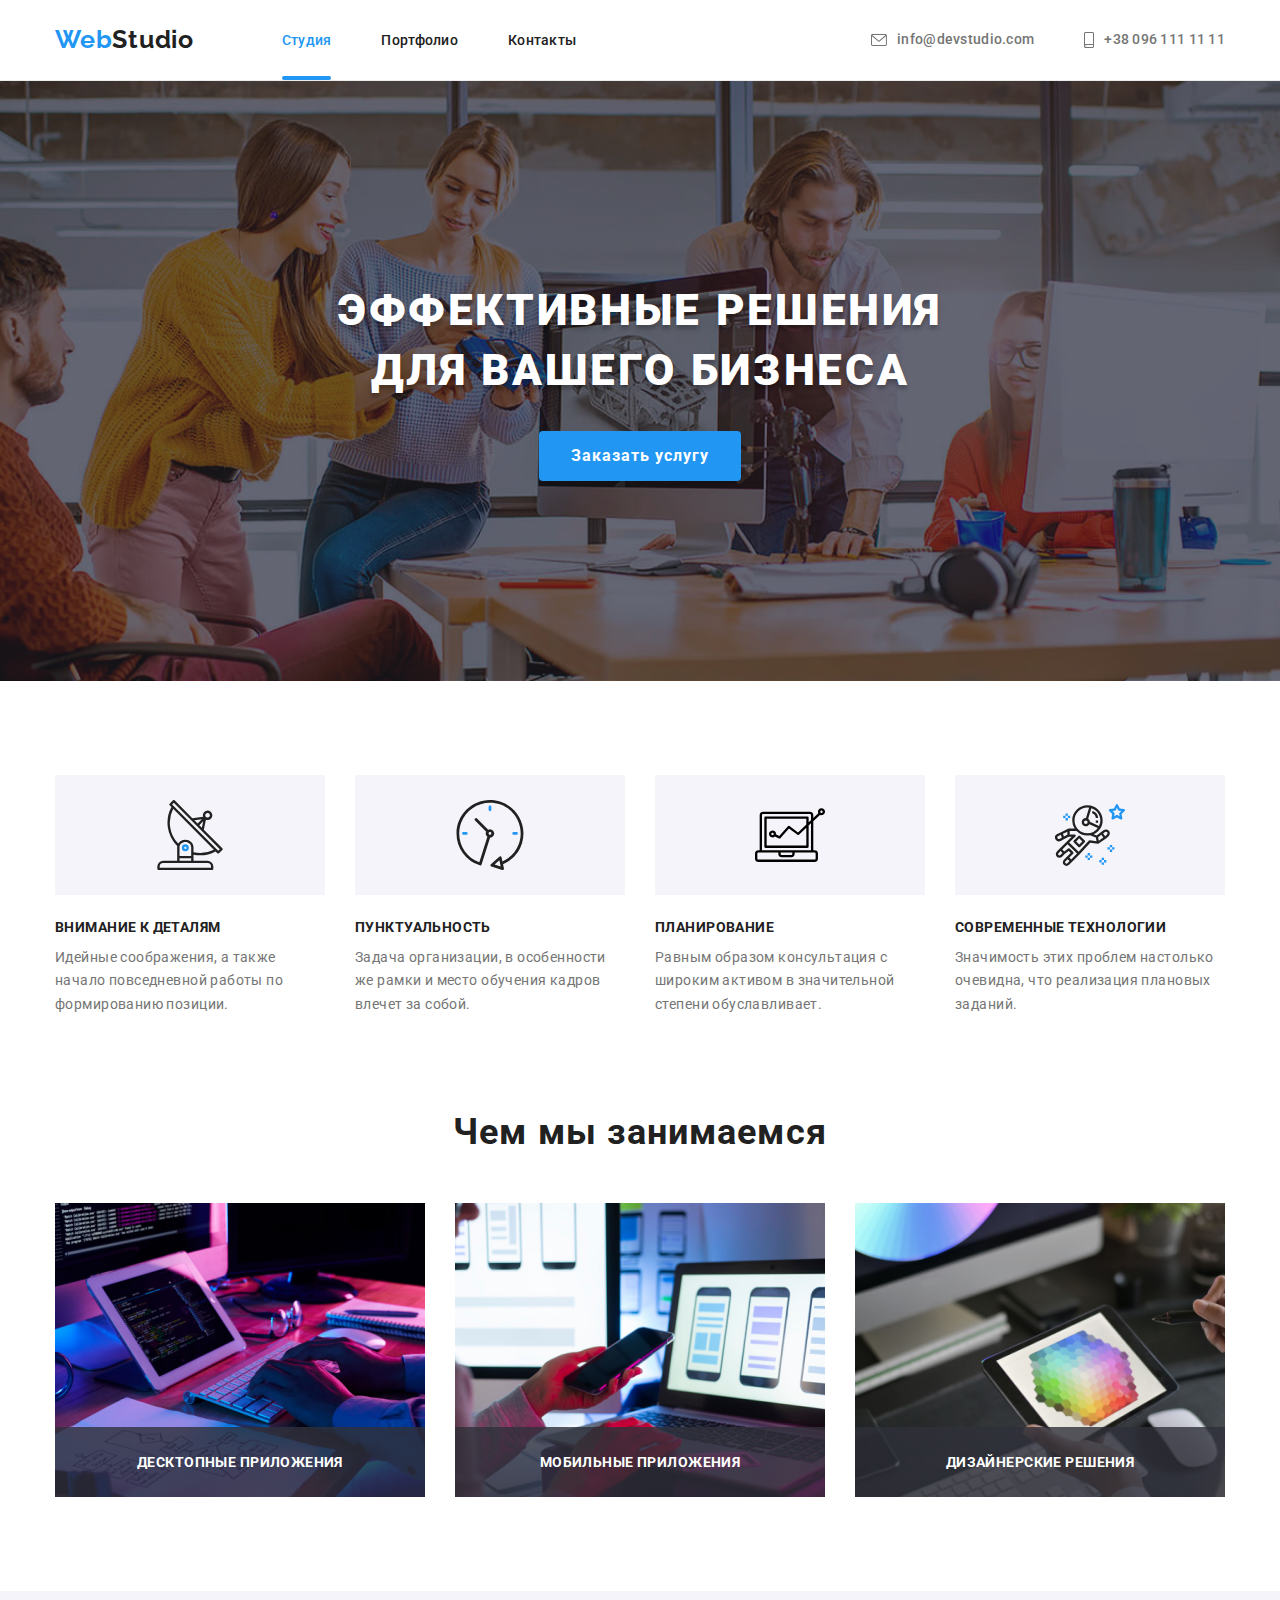
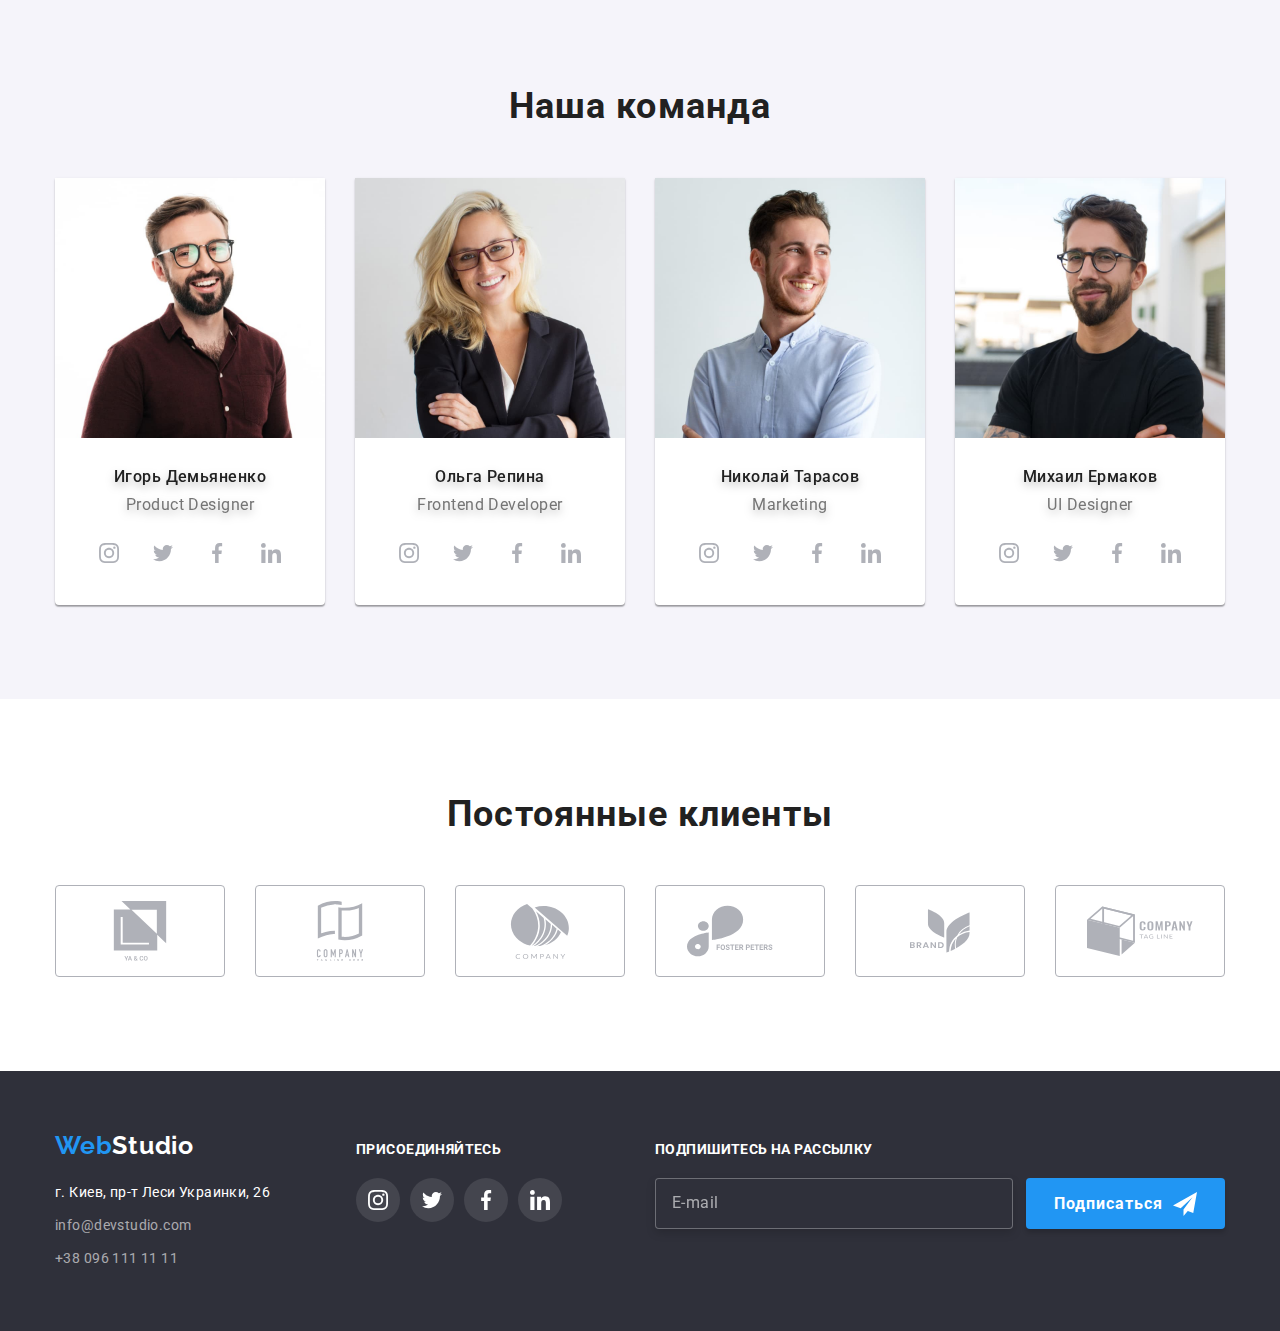
<file: index.html>
<!DOCTYPE html>
<html lang="ru">

<head>
    <meta charset="UTF-8">
    <meta http-equiv="X-UA-Compatible" content="IE=edge">
    <meta name="viewport" content="width=device-width, initial-scale=1.0">
    <link rel="preconnect" href="https://fonts.googleapis.com">
    <link rel="preconnect" href="https://fonts.gstatic.com" crossorigin>
    <link
        href="https://fonts.googleapis.com/css2?family=Raleway:wght@700&family=Roboto:wght@400;500;700;900&display=swap"
        rel="stylesheet">
    <link rel="stylesheet"
        href="https://cdnjs.cloudflare.com/ajax/libs/modern-normalize/1.1.0/modern-normalize.min.css">
    <link rel="stylesheet" href="./css/main.min.css">
    <title>WebStudio</title>
</head>

<body>

    <!-- Шапка сайта -->

    <Header class="header">
        <div class="container container__header">
            <a class="logo" href="./index.html">Web<span class="logo__black">Studio</span></a>

            <button type="button" class="menu-button" data-menu-open>
                <svg width="40" height="40">
                    <use class="" href="./images/icons.svg#menu"></use>
                </svg>
            </button>
            <!-- Навигация -->

            <div class="mobile-menu" data-menu>
                <div class="container container__mobile-menu">
                    <nav class="mobile-menu-navigation">
                        <ul class="mobile-menu-navigation__list">
                            <li class="mobile-menu-navigation__item">
                                <a class="mobile-menu-navigation__link mobile-menu-navigation__link--current-studio"
                                    href="./index.html">Студия</a> <br>
                            </li>
                            <li class="mobile-menu-navigation__item">
                                <a class="mobile-menu-navigation__link" href="./portfolio.html">Портфолио</a>
                            </li>
                            <li class="mobile-menu-navigation__item">
                                <a class="mobile-menu-navigation__link" href="#contacts">Контакты</a>
                            </li>
                        </ul>
                    </nav>
                    <div class="mobile-menu-wrapper">
                        <ul class="mobile-menu-contacts">
                            <li class="mobile-menu-contacts__item">
                                <a class="mobile-menu-contacts__link-phone" href="tel:+380961111111">+38 096 111 11
                                    11</a>
                            </li>
                            <li class="mobile-menu-contacts__item">
                                <a class="mobile-menu-contacts__link-mail"
                                    href="mailto:info@devstudio.com">info@devstudio.com</a>
                            </li>
                        </ul>
                        <ul class="mobile-menu-socials">
                            <li class="mobile-menu-socials__item"><a class="mobile-menu-socials__link"
                                    href="">Instagram</a>
                            </li>
                            <li class="mobile-menu-socials__item"><a class="mobile-menu-socials__link"
                                    href="">Twitter</a>
                            </li>
                            <li class="mobile-menu-socials__item"><a class="mobile-menu-socials__link"
                                    href="">Facebook</a>
                            </li>
                            <li class="mobile-menu-socials__item"><a class="mobile-menu-socials__link"
                                    href="">LinkedIn</a>
                            </li>
                        </ul>
                    </div>

                    <button type="button" class="menu-button menu-button--close" data-menu-close>
                        <svg width="40" height="40">
                            <use class="" href="./images/icons.svg#menu-close"></use>
                        </svg>
                    </button>
                </div>
            </div>

            <nav class="navigation">
                <ul class="navigation__list">
                    <li class="navigation__item"><a class="navigation__link navigation__link--current"
                            href="./index.html">Студия</a></li>
                    <li class="navigation__item"><a class="navigation__link" href="./portfolio.html">Портфолио</a></li>
                    <li class="navigation__item"><a class="navigation__link" href="#contacts">Контакты</a></li>
                </ul>
            </nav>

            <ul class="contacts__list">
                <li class="contacts__item">
                    <a class="contacts__link" href="mailto:info@devstudio.com">
                        <svg class="contacts__icon" width="16" height="12">
                            <use href="./images/icons.svg#envelope"></use>
                        </svg>info@devstudio.com
                    </a>
                </li>
                <li class="contacts__item">
                    <a class="contacts__link" href="tel:+380961111111">
                        <svg class="contacts__icon" width="10" height="16">
                            <use href="./images/icons.svg#smartphone"></use>
                        </svg>+38 096 111 11 11
                    </a>
                </li>
            </ul>
        </div>
    </Header>

    <!-- Основной контент -->

    <main>
        <!--Блок хиро-->
        <section class="hero">
            <div class="container">
                <h1 class="hero__title">Эффективные решения <br> для вашего бизнеса</h1>
                <button class="hero__button" type="button" data-modal-open>Заказать услугу</button>
            </div>
            <div class="backdrop backdrop--is-hidden" data-modal>
                <div class="modal">
                    <button class="modal__button" type="button" data-modal-close>
                        <svg width="18" height="18">
                            <use href="./images/icons.svg#button-close"></use>
                        </svg>
                    </button>

                    <form class="form" autocomplete="on">

                        <!-- =========Текс, обращение ========= -->
                        <p class="form__text">Оставьте свои данные, мы вам перезвоним</p>
                        <div class="form__container">

                            <!-- ========= Имя ========= -->
                            <label class="form__label">
                                <input class="form__input" type="text" name="name" placeholder=" " required
                                    title="Имя должно содержать не менее трех символом">
                                <span class="form__placeholder">Имя</span>
                                <svg class="form__icon" width="18" height="18">
                                    <use href="./images/icons.svg#modal-name"></use>
                                </svg>
                            </label>

                            <!-- ========= Телефон ========= -->
                            <label class="form__label">
                                <input class="form__input" type="tel" name="tel" placeholder=" " required>
                                <span class="form__placeholder">Телефон</span>
                                <svg class="form__icon" width="18" height="18">
                                    <use href="./images/icons.svg#modal-phone"></use>
                                </svg>
                            </label>

                            <!-- ========= Почта ========= -->
                            <label class="form__label">
                                <input class="form__input" type="email" name="mail" placeholder=" " required>
                                <span class="form__placeholder">Почта</span>
                                <svg class="form__icon" width="18" height="18">
                                    <use href="./images/icons.svg#modal-email"></use>
                                </svg>
                            </label>

                            <!-- ========= Комментарий ========= -->
                            <div class="textarea">
                                <!-- <label class="modal-form-textarea-label" for="comment">Комментарий</label> -->
                                <textarea class="textarea__input" name="comment" id="comment" autocomplete="off"
                                    placeholder="Введите текст"></textarea>
                                <label class="textarea__label" for="comment">Комментарий</label>
                            </div>
                            <!-- Чекбокс - условия рассылки -->

                            <label class="checkbox">
                                <input class="checkbox__input" type="checkbox" name="newsletter" required>
                                <span class="checkbox__icon"></span>
                                Соглашаюсь с рассылкой и принимаю &nbsp;
                                <a class="checkbox__link" href="">Условия договора</a>
                            </label>

                        </div>
                        <!-- Кнопка - Отправить -->
                        <button class="form__button" type="submit">Отправить</button>
                    </form>
                </div>
            </div>
        </section>

        <!--Особенности-->

        <section class="section">
            <h2 class="section__title section__title--visually-hidden">Особенности</h2>
            <!--Заголовок будет невидимый-->
            <div class="container">
                <ul class="features">
                    <li class="features__item">
                        <div class="features__container">
                            <svg width="70" height="70">
                                <use href="./images/icons.svg#antenna"></use>
                            </svg>
                        </div>
                        <h3 class="features__title">Внимание к деталям</h3>
                        <p class="features__text">Идейные соображения, а также начало повседневной работы по
                            формированию
                            позиции.</p>
                    </li>
                    <li class="features__item">
                        <div class="features__container">
                            <svg width="70" height="70">
                                <use href="./images/icons.svg#clock"></use>
                            </svg>
                        </div>
                        <h3 class="features__title">Пунктуальность</h3>
                        <p class="features__text">Задача организации, в особенности же рамки и место обучения кадров
                            влечет за собой.
                        </p>
                    </li>
                    <li class="features__item">
                        <div class="features__container">
                            <svg width="70" height="70">
                                <use href="./images/icons.svg#diagram"></use>
                            </svg>
                        </div>
                        <h3 class="features__title">Планирование</h3>
                        <p class="features__text">Равным образом консультация с широким активом в значительной степени
                            обуславливает.</p>
                    </li>
                    <li class="features__item">
                        <div class="features__container">
                            <svg width="70" height="70">
                                <use href="./images/icons.svg#astronaut"></use>
                            </svg>
                        </div>
                        <h3 class="features__title">Современные технологии</h3>
                        <p class="features__text">Значимость этих проблем настолько очевидна, что реализация плановых
                            заданий.
                        </p>
                    </li>
                </ul>
            </div>
        </section>

        <!-- Чем мы занимаемся -->

        <section class="section section--no-padding-top">
            <div class="container">
                <h2 class="section__title section__title--worksheet-hidden">Чем мы занимаемся</h2>
                <ul class="worksheet">
                    <li class="worksheet__item">
                        <picture>
                            <!-- desktop -->
                            <source srcset="./images/worksheet/ipadkeyboard@2x.jpg 2x" />
                            <img src="./images/worksheet/ipadkeyboard.jpg" alt="Работает за клавиатурой" width="370">
                        </picture>

                        <div class="worksheet__overlay">
                            <p class="worksheet__text">Десктопные приложения</p>
                        </div>
                    </li>
                    <li class="worksheet__item">
                        <picture>
                            <!-- desktop -->
                            <source srcset="./images/worksheet/notebooksmartphone@2x.jpg 2x" />
                            <img src="./images/worksheet/notebooksmartphone.jpg" alt="Работает на смартфоне и ноутбуке"
                                width="370">
                        </picture>

                        <div class="worksheet__overlay">
                            <p class="worksheet__text">Мобильные приложения</p>
                        </div>
                    </li>
                    <li class="worksheet__item">
                        <picture>
                            <!-- desktop -->
                            <source srcset="./images/worksheet/tablet@2x.jpg 2x" />
                            <img src="./images/worksheet/tablet.jpg" alt="Смотрит в планшет" width="370">
                        </picture>

                        <div class="worksheet__overlay">
                            <p class="worksheet__text">Дизайнерские решения</p>
                        </div>
                    </li>
                </ul>
            </div>
        </section>

        <!-- Наша команда -->

        <section class="section section--team-other-background">
            <div class="container">
                <h2 class="section__title">Наша команда</h2>
                <ul class="team">
                    <li class="team__item">
                        <picture>
                            <source
                                srcset="./images/team/mobile/igor-demianenko-mobile.jpg 1x, ./images/team/mobile/igor-demianenko-mobile@2x.jpg 2x"
                                media="(max-width: 767px)" />

                            <source
                                srcset="./images/team/tablet/igor-demianenko-tablet.jpg 1x, ./images/team/tablet/igor-demianenko-tablet@2x.jpg 2x"
                                media="(max-width: 1199px)" />

                            <source
                                srcset="./images/team/desktop/igor-demianenko-desktop.jpg 1x, ./images/team/desktop/igor-demianenko-desktop@2x.jpg 2x"
                                media="(min-width: 1200px)" />

                            <img class="team__img" src="./images/team/desktop/igor-demianenko-desktop.jpg"
                                alt="фото Игорь Демьяненко">
                        </picture>

                        <div class="team-box">
                            <h3 class="team__title">Игорь Демьяненко</h3>
                            <p class="team__text">Product Designer</p>
                            <ul class="socials">
                                <li>
                                    <a class="socials__link" href="" aria-label="Инстаграм">
                                        <svg width="20" height="20">
                                            <use href="./images/icons.svg#instagram-team"></use>
                                        </svg>
                                    </a>
                                </li>
                                <li>
                                    <a class="socials__link" href="" aria-label="Твиттер">
                                        <svg width="20" height="20">
                                            <use href="./images/icons.svg#twitter-team"></use>
                                        </svg>
                                    </a>
                                </li>
                                <li>
                                    <a class="socials__link" href="" aria-label="Фейсбук">
                                        <svg width="20" height="20">
                                            <use href="./images/icons.svg#facebook-team"></use>
                                        </svg>
                                    </a>
                                </li>
                                <li>
                                    <a class="socials__link" href="" aria-label="Линкедин">
                                        <svg width="20" height="20">
                                            <use href="./images/icons.svg#linkedin-team"></use>
                                        </svg>
                                    </a>
                                </li>
                            </ul>
                        </div>

                    </li>
                    <li class="team__item">
                        <picture>
                            <source
                                srcset="./images/team/mobile/olga-repina-mobile.jpg 1x, ./images/team/mobile/olga-repina-mobile@2x.jpg 2x"
                                media="(max-width: 767px)" />

                            <source
                                srcset="./images/team/tablet/olga-repina-tablet.jpg 1x, ./images/team/tablet/olga-repina-tablet@2x.jpg 2x"
                                media="(max-width: 1199px)" />

                            <source
                                srcset="./images/team/desktop/olga-repina-desktop.jpg 1x, ./images/team/desktop/olga-repina-desktop@2x.jpg 2x"
                                media="(min-width: 1200px)" />

                            <img class="team__img" src="./images/team/desktop/olga-repina-desktop.jpg"
                                alt="фото Ольга Репина">
                        </picture>
                        <div class="team-box">
                            <h3 class="team__title">Ольга Репина</h3>
                            <p class="team__text">Frontend Developer</p>
                            <ul class="socials">
                                <li>
                                    <a class="socials__link" href="" aria-label="Инстаграм">
                                        <svg width="20" height="20">
                                            <use href="./images/icons.svg#instagram-team"></use>
                                        </svg>
                                    </a>
                                </li>
                                <li>
                                    <a class="socials__link" href="" aria-label="Твиттер">
                                        <svg width="20" height="20">
                                            <use href="./images/icons.svg#twitter-team"></use>
                                        </svg>
                                    </a>
                                </li>
                                <li>
                                    <a class="socials__link" href="" aria-label="Фейсбук">
                                        <svg width="20" height="20">
                                            <use href="./images/icons.svg#facebook-team"></use>
                                        </svg>
                                    </a>
                                </li>
                                <li>
                                    <a class="socials__link" href="" aria-label="Линкедин">
                                        <svg width="20" height="20">
                                            <use href="./images/icons.svg#linkedin-team"></use>
                                        </svg>
                                    </a>
                                </li>
                            </ul>
                        </div>
                    </li>
                    <li class="team__item">
                        <picture>
                            <source
                                srcset="./images/team/mobile/nikolay-tarasov-mobile.jpg 1x, ./images/team/mobile/nikolay-tarasov-mobile@2x.jpg 2x"
                                media="(max-width: 767px)" />

                            <source
                                srcset="./images/team/tablet/nikolay-tarasov-tablet.jpg 1x, ./images/team/tablet/nikolay-tarasov-tablet@2x.jpg 2x"
                                media="(max-width: 1199px)" />

                            <source
                                srcset="./images/team/desktop/nikolay-tarasov-desktop.jpg 1x, ./images/team/desktop/nikolay-tarasov-desktop@2x.jpg 2x"
                                media="(min-width: 1200px)" />

                            <img class="team__img" src="./images/team/desktop/nikolay-tarasov-desktop.jpg"
                                alt="фото Николай Тарасов">
                        </picture>
                        <div class="team-box">
                            <h3 class="team__title">Николай Тарасов</h3>
                            <p class="team__text">Marketing</p>
                            <ul class="socials">
                                <li>
                                    <a class="socials__link" href="" aria-label="Инстаграм">
                                        <svg width="20" height="20">
                                            <use href="./images/icons.svg#instagram-team"></use>
                                        </svg>
                                    </a>
                                </li>
                                <li>
                                    <a class="socials__link" href="" aria-label="Твиттер">
                                        <svg width="20" height="20">
                                            <use href="./images/icons.svg#twitter-team"></use>
                                        </svg>
                                    </a>
                                </li>
                                <li>
                                    <a class="socials__link" href="" aria-label="Фейсбук">
                                        <svg width="20" height="20">
                                            <use href="./images/icons.svg#facebook-team"></use>
                                        </svg>
                                    </a>
                                </li>
                                <li>
                                    <a class="socials__link" href="" aria-label="Линкедин">
                                        <svg width="20" height="20">
                                            <use href="./images/icons.svg#linkedin-team"></use>
                                        </svg>
                                    </a>
                                </li>
                            </ul>
                        </div>
                    </li>
                    <li class="team__item">
                        <picture>
                            <source
                                srcset="./images/team/mobile/mihail-ermakov-mobile.jpg 1x, ./images/team/mobile/mihail-ermakov-mobile@2x.jpg 2x"
                                media="(max-width: 767px)" />

                            <source
                                srcset="./images/team/tablet/mihail-ermakov-tablet.jpg 1x, ./images/team/tablet/mihail-ermakov-tablet@2x.jpg 2x"
                                media="(max-width: 1199px)" />

                            <source
                                srcset="./images/team/desktop/mihail-ermakov-desktop.jpg 1x, ./images/team/desktop/mihail-ermakov-desktop@2x.jpg 2x"
                                media="(min-width: 1200px)" />

                            <img class="team__img" src="./images/team/desktop/mihail-ermakov-desktop.jpg"
                                alt="фото Михаил Ермаков">
                        </picture>
                        <div class="team-box">
                            <h3 class="team__title">Михаил Ермаков</h3>
                            <p class="team__text">UI Designer</p>
                            <ul class="socials">
                                <li>
                                    <a class="socials__link" href="" aria-label="Инстаграм">
                                        <svg width="20" height="20">
                                            <use href="./images/icons.svg#instagram-team"></use>
                                        </svg>
                                    </a>
                                </li>
                                <li>
                                    <a class="socials__link" href="" aria-label="Твиттер">
                                        <svg width="20" height="20">
                                            <use href="./images/icons.svg#twitter-team"></use>
                                        </svg>
                                    </a>
                                </li>
                                <li>
                                    <a class="socials__link" href="" aria-label="Фейсбук">
                                        <svg width="20" height="20">
                                            <use href="./images/icons.svg#facebook-team"></use>
                                        </svg>
                                    </a>
                                </li>
                                <li>
                                    <a class="socials__link" href="" aria-label="Линкедин">
                                        <svg width="20" height="20">
                                            <use href="./images/icons.svg#linkedin-team"></use>
                                        </svg>
                                    </a>
                                </li>
                            </ul>
                        </div>
                    </li>
                </ul>
            </div>
        </section>

        <!-- Постоянные клиенты -->

        <section class="section">
            <div class="container">
                <h2 class="section__title">Постоянные клиенты</h2>
                <ul class="clients">
                    <li><a class="clients__link" href="">
                            <svg width="106" height="60">
                                <use href="./images/icons.svg#company1">
                                </use>
                            </svg>
                        </a>
                    </li>
                    <li>
                        <a class="clients__link" href="">
                            <svg width="106" height="60">
                                <use href="./images/icons.svg#company2">
                                </use>
                            </svg>
                        </a>
                    </li>
                    <li>
                        <a class="clients__link" href="">
                            <svg width="106" height="60">
                                <use href="./images/icons.svg#company3">
                                </use>
                            </svg>
                        </a>
                    </li>
                    <li>
                        <a class="clients__link" href="">
                            <svg width="106" height="60">
                                <use href="./images/icons.svg#company4">
                                </use>
                            </svg>
                        </a>
                    </li>
                    <li>
                        <a class="clients__link" href="">
                            <svg width="106" height="60">
                                <use href="./images/icons.svg#company5">
                                </use>
                            </svg>
                        </a>
                    </li>
                    <li>
                        <a class="clients__link" href="">
                            <svg width="106" height="60">
                                <use href="./images/icons.svg#company6">
                                </use>
                            </svg>
                        </a>
                    </li>
                </ul>
            </div>
        </section>
    </main>

    <!-- Футер -->

    <footer class="footer">

        <div class="container container__footer--flex">

            <div class="footer__container">
                <a class="logo logo__footer" href="./index.html">Web<span class="logo__white">Studio</span></a>
                <!-- <img src="./images/Footer-bg.jpg" alt="Задний фон футера" width="1600"> -->
                <address class="address" id="contacts">
                    <ul class="address__list">
                        <li class="address__item"><a class="address__link" href="https://goo.gl/maps/4drAFhD1oQaZ1hP96"
                                target="_blank">г.
                                Киев, пр-т
                                Леси
                                Украинки, 26</a>
                        </li>
                        <li class="address__item"><a class="address__link--contact"
                                href="mailto:info@devstudio.com">info@devstudio.com</a></li>
                        <li class="address__item"><a class="address__link--contact" href="tel:+380961111111">+38 096 111
                                11
                                11</a>
                        </li>
                    </ul>
                </address>
            </div>

            <div class="join">
                <p class="join__text">Присоединяйтесь</p>
                <ul class="join__list">
                    <li>
                        <a class="join__link" href="">
                            <svg width="20" height="20">
                                <use href="./images/icons.svg#instagram-footer"></use>
                            </svg>
                        </a>
                    </li>
                    <li>
                        <a class="join__link" href="">
                            <svg width="20" height="20">
                                <use href="./images/icons.svg#twitter-footer"></use>
                            </svg>
                        </a>
                    </li>
                    <li>
                        <a class="join__link" href="">
                            <svg width="20" height="20">
                                <use href="./images/icons.svg#facebook-footer"></use>
                            </svg>
                        </a>
                    </li>
                    <li>
                        <a class="join__link" href="">
                            <svg width="20" height="20">
                                <use href="./images/icons.svg#linkedin-footer"></use>
                            </svg>
                        </a>
                    </li>
                </ul>
            </div>


            <form class="subscribe">
                <!-- <p class="footer-subscribe-text">Подпишитесь на рассылку</p> -->
                <div class="subscribe__container">
                    <label for="subscribe-mail" class="subscribe__label">Подпишитесь на рассылку</label>
                    <!-- Растягивал лэйбл, чтобы не промазал пользователь и автофокус в поле инпута сработал -->
                    <div class="subscribe__wrapper">
                        <input type="email" name="email" id="subscribe-mail" placeholder="E-mail" required>
                        <button type="submit" class="subscribe__button">Подписаться
                            <svg class="subscribe__icon" width="24" height="24">
                                <use href="./images/icons.svg#footer-button-subscribe"></use>
                            </svg>
                        </button>
                    </div>
                </div>

            </form>

        </div>

    </footer>

    <script src="./js/mobile-menu.js"></script>

    <script src="./js/modal.js"></script>

</body>

</html>
</file>
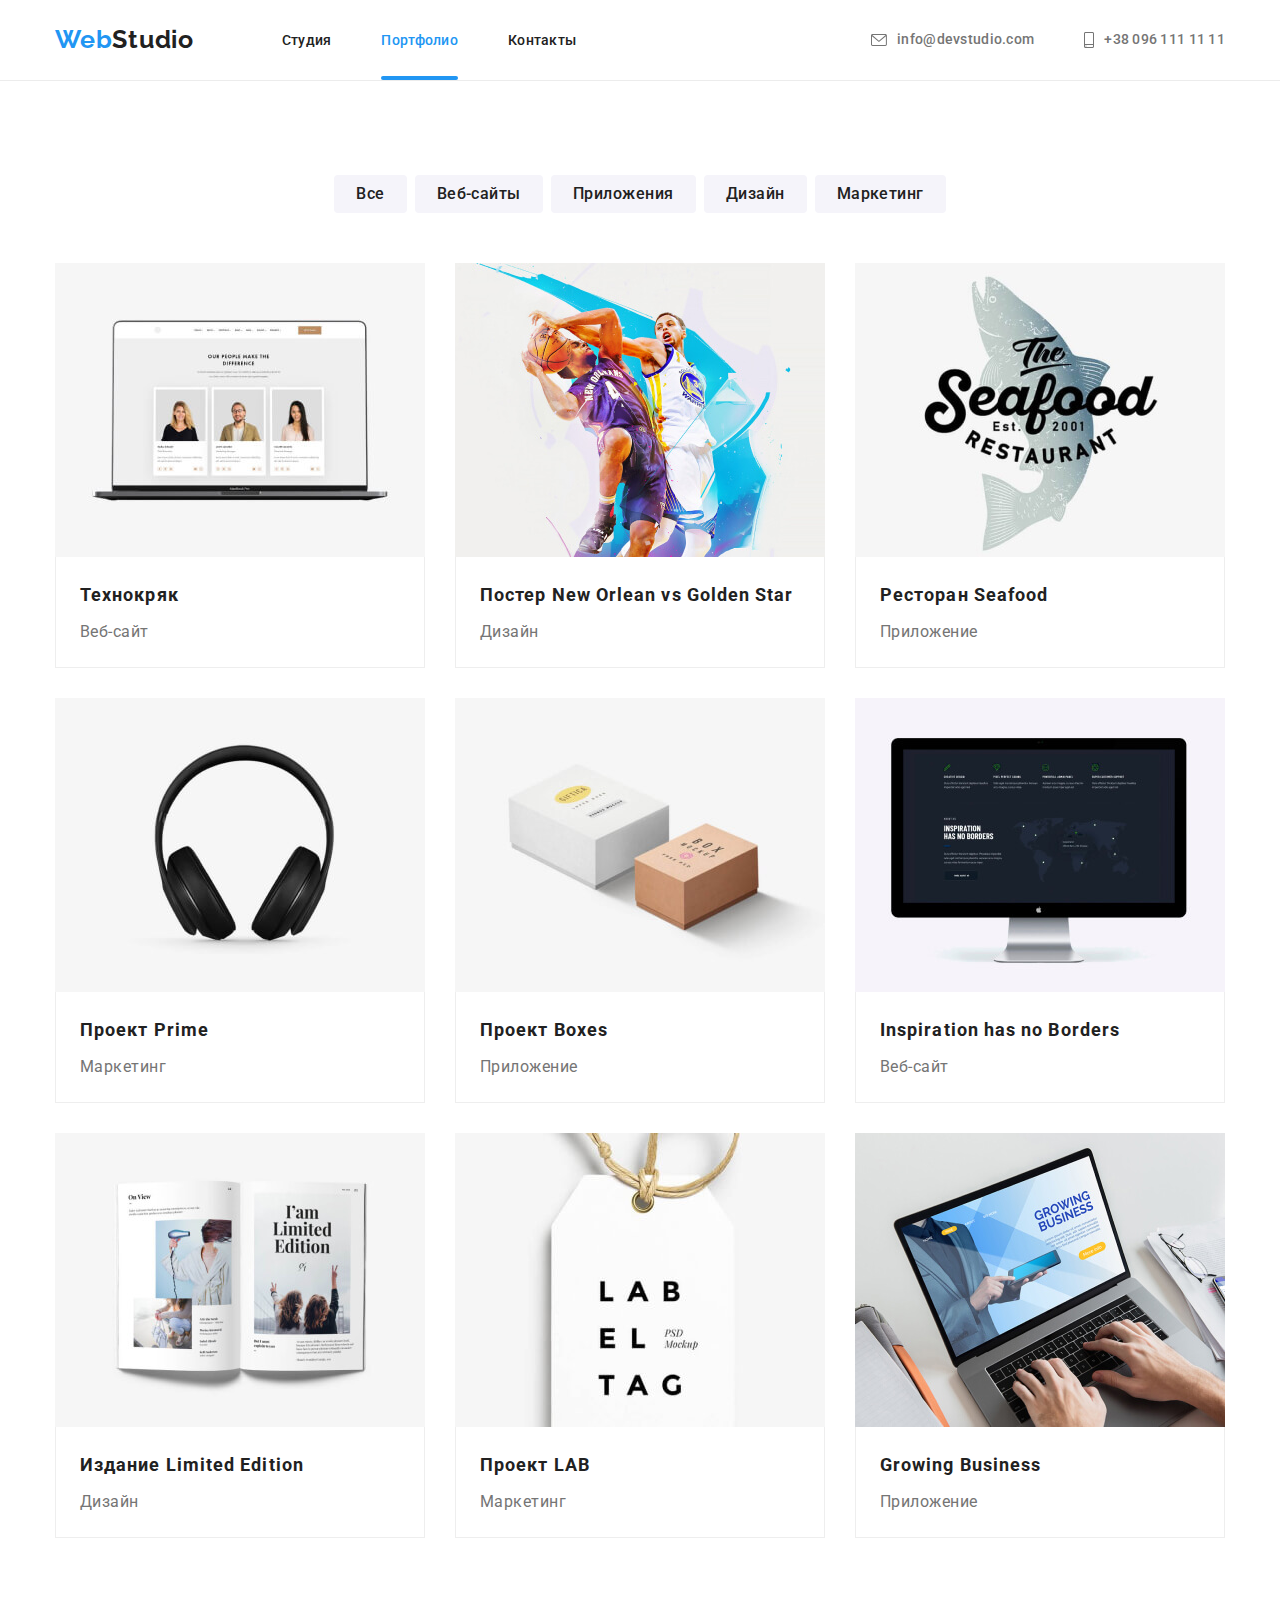
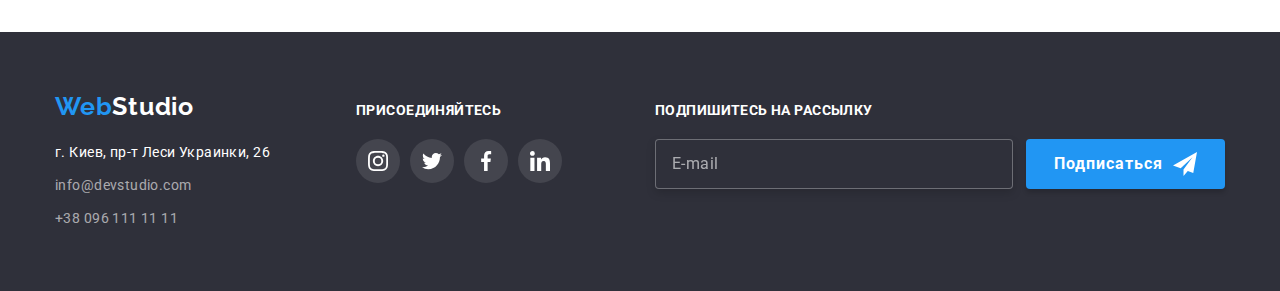
<file: portfolio.html>
<!DOCTYPE html>
<html lang="ru">

<head>
    <meta charset="UTF-8">
    <meta http-equiv="X-UA-Compatible" content="IE=edge">
    <meta name="viewport" content="width=device-width, initial-scale=1.0">
    <link rel="preconnect" href="https://fonts.googleapis.com">
    <link rel="preconnect" href="https://fonts.gstatic.com" crossorigin>
    <link
        href="https://fonts.googleapis.com/css2?family=Raleway:wght@700&family=Roboto:wght@400;500;700;900&display=swap"
        rel="stylesheet">
    <link rel="stylesheet"
        href="https://cdnjs.cloudflare.com/ajax/libs/modern-normalize/1.1.0/modern-normalize.min.css">
    <link rel="stylesheet" href="./css/main.min.css">
    <title>Portfolio</title>
</head>

<body>

    <!-- Шапка сайта -->

    <Header class="header">
        <div class="container container__header">
            <a class="logo" href="./index.html">Web<span class="logo__black">Studio</span></a>
            <button type="button" class="menu-button menu-button--open" data-menu-open>
                <svg width="40" height="40">
                    <use class="" href="./images/icons.svg#menu"></use>
                </svg>
            </button>
            <!-- Навигация -->

            <div class="mobile-menu" data-menu>
                <div class="container container__mobile-menu">
                    <nav class="mobile-menu-navigation">
                        <ul class="mobile-menu-navigation__list">
                            <li class="mobile-menu-navigation__item">
                                <a class="mobile-menu-navigation__link mobile-menu-navigation__link--current-studio"
                                    href="./index.html">Студия</a> <br>
                            </li>
                            <li class="mobile-menu-navigation__item">
                                <a class="mobile-menu-navigation__link" href="./portfolio.html">Портфолио</a>
                            </li>
                            <li class="mobile-menu-navigation__item">
                                <a class="mobile-menu-navigation__link" href="#contacts">Контакты</a>
                            </li>
                        </ul>
                    </nav>
                    <div class="mobile-menu-wrapper">
                        <ul class="mobile-menu-contacts">
                            <li class="mobile-menu-contacts__item">
                                <a class="mobile-menu-contacts__link-phone" href="tel:+380961111111">+38 096 111 11
                                    11</a>
                            </li>
                            <li class="mobile-menu-contacts__item">
                                <a class="mobile-menu-contacts__link-mail"
                                    href="mailto:info@devstudio.com">info@devstudio.com</a>
                            </li>
                        </ul>
                        <ul class="mobile-menu-socials">
                            <li class="mobile-menu-socials__item"><a class="mobile-menu-socials__link"
                                    href="">Instagram</a>
                            </li>
                            <li class="mobile-menu-socials__item"><a class="mobile-menu-socials__link"
                                    href="">Twitter</a>
                            </li>
                            <li class="mobile-menu-socials__item"><a class="mobile-menu-socials__link"
                                    href="">Facebook</a>
                            </li>
                            <li class="mobile-menu-socials__item"><a class="mobile-menu-socials__link"
                                    href="">LinkedIn</a>
                            </li>
                        </ul>
                    </div>

                    <button type="button" class="menu-button menu-button--close" data-menu-close>
                        <svg width="40" height="40">
                            <use class="" href="./images/icons.svg#menu-close"></use>
                        </svg>
                    </button>
                </div>
            </div>

            <nav class="navigation">
                <ul class="navigation__list">
                    <li class="navigation__item"><a class="navigation__link" href="./index.html">Студия</a></li>
                    <li class="navigation__item"><a class="navigation__link  navigation__link--current"
                            href="./portfolio.html">Портфолио</a></li>
                    <li class="navigation__item"><a class="navigation__link" href="#contacts">Контакты</a></li>
                </ul>
            </nav>

            <ul class="contacts__list">
                <li class="contacts__item">
                    <a class="contacts__link" href="mailto:info@devstudio.com">
                        <svg class="contacts__icon" width="16" height="12">
                            <use href="./images/icons.svg#envelope"></use>
                        </svg>info@devstudio.com
                    </a>
                </li>
                <li class="contacts__item">
                    <a class="contacts__link" href="tel:+380961111111">
                        <svg class="contacts__icon" width="10" height="16">
                            <use href="./images/icons.svg#smartphone"></use>
                        </svg>+38 096 111 11 11
                    </a>
                </li>
            </ul>
        </div>
    </Header>

    <!-- Основной контент -->

    <main>

        <section class="section">

            <!-- Кнопки -->
            <div class="container">
                <!-- скрытый заголовок -->
                <h1 class="title">Портфолио наших работ</h1>

                <ul class="filter">
                    <li class="filter__item"><button class="filter__button" type="button">Все</button></li>
                    <li class="filter__item"><button class="filter__button" type="button">Веб-сайты</button>
                    </li>
                    <li class="filter__item"><button class="filter__button" type="button">Приложения</button>
                    </li>
                    <li class="filter__item"><button class="filter__button" type="button">Дизайн</button></li>
                    <li class="filter__item"><button class="filter__button" type="button">Маркетинг</button>
                    </li>
                </ul>

                <!-- Карточки -->

                <ul class="cards">
                    <li class="cards__item">
                        <a class="cards__link" href="">
                            <div class="overlay">
                                <picture>

                                    <source
                                        srcset="./images/portfolio/mobile/technokryak-mobile.jpg 1x, ./images/portfolio/mobile/technokryak-mobile@2x.jpg 2x"
                                        media="(max-width: 767px)" />

                                    <source
                                        srcset="./images/portfolio/tablet/technokryak-tablet.jpg 1x, ./images/portfolio/tablet/technokryak-tablet@2x.jpg 2x"
                                        media="(max-width: 1199px)" />

                                    <source
                                        srcset="./images/portfolio/desktop/technokryak-desktop.jpg 1x, ./images/portfolio/desktop/technokryak-desktop@2x.jpg 2x"
                                        media="(min-width: 1200px)" />

                                    <img class="overlay__img" src="./images/portfolio/desktop/technokryak-desktop.jpg"
                                        alt="Ноутбук с примером сайта">
                                </picture>
                                <div class="overlay__container">
                                    <p class="overlay__text">Ресурс предлагает комплексные предложения с разным
                                        уровнем функционала и сервисов.
                                        Все это позволит посетителю получить исчерпывающие сведения о компании или
                                        частном
                                        лице.
                                    </p>
                                </div>
                            </div>
                            <div class="cards__container">
                                <h2 class="cards__title">Технокряк</h2>
                                <p class="cards__text">Веб-сайт</p>
                            </div>
                        </a>
                    </li>

                    <li class="cards__item">
                        <a class="cards__link" href="">
                            <div class="overlay">
                                <picture>

                                    <source
                                        srcset="./images/portfolio/mobile/basketballists-mobile.jpg 1x, ./images/portfolio/mobile/basketballists-mobile@2x.jpg 2x"
                                        media="(max-width: 767px)" />

                                    <source
                                        srcset="./images/portfolio/tablet/basketballists-tablet.jpg 1x, ./images/portfolio/tablet/basketballists-tablet@2x.jpg 2x"
                                        media="(max-width: 1199px)" />

                                    <source
                                        srcset="./images/portfolio/desktop/basketballists-desktop.jpg 1x, ./images/portfolio/desktop/basketballists-desktop@2x.jpg 2x"
                                        media="(min-width: 1200px)" />

                                    <img src="./images/portfolio/desktop/basketballists-desktop.jpg"
                                        alt="Баскетболисты в прыжке. Идёт борьба за мяч">
                                </picture>

                                <div class="overlay__container">
                                    <p class="overlay__text">Ресурс предлагает комплексные предложения с разным
                                        уровнем функционала и сервисов.
                                        Все это позволит посетителю получить исчерпывающие сведения о компании или
                                        частном
                                        лице.
                                    </p>
                                </div>
                            </div>
                            <div class="cards__container">
                                <h2 class="cards__title">Постер New Orlean vs Golden Star</h2>
                                <p class="cards__text">Дизайн</p>
                            </div>
                        </a>
                    </li>

                    <li class="cards__item">
                        <a class="cards__link" href="">
                            <div class="overlay">

                                <picture>

                                    <source
                                        srcset="./images/portfolio/mobile/seafood-mobile.jpg 1x, ./images/portfolio/mobile/seafood-mobile@2x.jpg 2x"
                                        media="(max-width: 767px)" />

                                    <source
                                        srcset="./images/portfolio/tablet/seafood-tablet.jpg 1x, ./images/portfolio/tablet/seafood-tablet@2x.jpg 2x"
                                        media="(max-width: 1199px)" />

                                    <source
                                        srcset="./images/portfolio/desktop/seafood-desktop.jpg 1x, ./images/portfolio/desktop/seafood-desktop@2x.jpg 2x"
                                        media="(min-width: 1200px)" />

                                    <img src="./images/portfolio/desktop/seafood-desktop.jpg"
                                        alt="Крупная рыба и название ресторана &#34;Seafood&#34;">
                                </picture>

                                <div class="overlay__container">
                                    <p class="overlay__text">Ресурс предлагает комплексные предложения с разным
                                        уровнем функционала и сервисов.
                                        Все это позволит посетителю получить исчерпывающие сведения о компании или
                                        частном
                                        лице.
                                    </p>
                                </div>
                            </div>
                            <div class="cards__container">
                                <h2 class="cards__title">Ресторан Seafood</h2>
                                <p class="cards__text">Приложение</p>
                            </div>
                        </a>
                    </li>

                    <li class="cards__item">
                        <a class="cards__link" href="">
                            <div class="overlay">
                                <picture>

                                    <source
                                        srcset="./images/portfolio/mobile/headphones-mobile.jpg 1x, ./images/portfolio/mobile/headphones-mobile@2x.jpg 2x"
                                        media="(max-width: 767px)" />

                                    <source
                                        srcset="./images/portfolio/tablet/headphones-tablet.jpg 1x, ./images/portfolio/tablet/headphones-tablet@2x.jpg 2x"
                                        media="(max-width: 1199px)" />

                                    <source
                                        srcset="./images/portfolio/desktop/headphones-desktop.jpg 1x, ./images/portfolio/desktop/headphones-desktop@2x.jpg 2x"
                                        media="(min-width: 1200px)" />

                                    <img src="./images/portfolio/desktop/headphones-desktop.jpg" alt="Наушники">
                                </picture>
                                <div class="overlay__container">
                                    <p class="overlay__text">Ресурс предлагает комплексные предложения с разным
                                        уровнем функционала и сервисов.
                                        Все это позволит посетителю получить исчерпывающие сведения о компании или
                                        частном
                                        лице.
                                    </p>
                                </div>
                            </div>
                            <div class="cards__container">
                                <h2 class="cards__title">Проект Prime</h2>
                                <p class="cards__text">Маркетинг</p>
                            </div>
                        </a>
                    </li>

                    <li class="cards__item">
                        <a class="cards__link" href="">
                            <div class="overlay">
                                <picture>

                                    <source
                                        srcset="./images/portfolio/mobile/boxes-mobile.jpg 1x, ./images/portfolio/mobile/boxes-mobile@2x.jpg 2x"
                                        media="(max-width: 767px)" />

                                    <source
                                        srcset="./images/portfolio/tablet/boxes-tablet.jpg 1x, ./images/portfolio/tablet/boxes-tablet@2x.jpg 2x"
                                        media="(max-width: 1199px)" />

                                    <source
                                        srcset="./images/portfolio/desktop/boxes-desktop.jpg 1x, ./images/portfolio/desktop/boxes-desktop@2x.jpg 2x"
                                        media="(min-width: 1200px)" />

                                    <img src="./images/portfolio/desktop/boxes-desktop.jpg"
                                        alt="Две картонные коробки - белая и коричневая">
                                </picture>

                                <div class="overlay__container">
                                    <p class="overlay__text">Ресурс предлагает комплексные предложения с разным
                                        уровнем функционала и сервисов.
                                        Все это позволит посетителю получить исчерпывающие сведения о компании или
                                        частном
                                        лице.
                                    </p>
                                </div>
                            </div>
                            <div class="cards__container">
                                <h2 class="cards__title">Проект Boxes</h2>
                                <p class="cards__text">Приложение</p>
                            </div>
                        </a>
                    </li>

                    <li class="cards__item">
                        <a class="cards__link" href="">
                            <div class="overlay">
                                <picture>

                                    <source
                                        srcset="./images/portfolio/mobile/monitor-mobile.jpg 1x, ./images/portfolio/mobile/monitor-mobile@2x.jpg 2x"
                                        media="(max-width: 767px)" />

                                    <source
                                        srcset="./images/portfolio/tablet/monitor-tablet.jpg 1x, ./images/portfolio/tablet/monitor-tablet@2x.jpg 2x"
                                        media="(max-width: 1199px)" />

                                    <source
                                        srcset="./images/portfolio/desktop/monitor-desktop.jpg 1x, ./images/portfolio/desktop/monitor-desktop@2x.jpg 2x"
                                        media="(min-width: 1200px)" />

                                    <img src="./images/portfolio/desktop/monitor-desktop.jpg"
                                        alt="Компьютерный монитор с примером сайта">
                                </picture>

                                <div class="overlay__container">
                                    <p class="overlay__text">Ресурс предлагает комплексные предложения с разным
                                        уровнем функционала и сервисов.
                                        Все это позволит посетителю получить исчерпывающие сведения о компании или
                                        частном
                                        лице.
                                    </p>
                                </div>
                            </div>
                            <div class="cards__container">
                                <h2 class="cards__title">Inspiration has no Borders</h2>
                                <p class="cards__text">Веб-сайт</p>
                            </div>
                        </a>
                    </li>

                    <li class="cards__item">
                        <a class="cards__link" href="">
                            <div class="overlay">
                                <picture>

                                    <source
                                        srcset="./images/portfolio/mobile/book-mobile.jpg 1x, ./images/portfolio/mobile/book-mobile@2x.jpg 2x"
                                        media="(max-width: 767px)" />

                                    <source
                                        srcset="./images/portfolio/tablet/book-tablet.jpg 1x, ./images/portfolio/tablet/book-tablet@2x.jpg 2x"
                                        media="(max-width: 1199px)" />

                                    <source
                                        srcset="./images/portfolio/desktop/book-desktop.jpg 1x, ./images/portfolio/desktop/book-desktop@2x.jpg 2x"
                                        media="(min-width: 1200px)" />

                                    <img src="./images/portfolio/desktop/book-desktop.jpg"
                                        alt="Открытая книга с картинками и текстом">
                                </picture>

                                <div class="overlay__container">
                                    <p class="overlay__text">Ресурс предлагает комплексные предложения с разным
                                        уровнем функционала и сервисов.
                                        Все это позволит посетителю получить исчерпывающие сведения о компании или
                                        частном
                                        лице.
                                    </p>
                                </div>
                            </div>
                            <div class="cards__container">
                                <h2 class="cards__title">Издание Limited Edition</h2>
                                <p class="cards__text">Дизайн</p>
                            </div>
                        </a>
                    </li>

                    <li class="cards__item">
                        <a class="cards__link" href="">
                            <div class="overlay">
                                <picture>

                                    <source
                                        srcset="./images/portfolio/mobile/label-mobile.jpg 1x, ./images/portfolio/mobile/label-mobile@2x.jpg 2x"
                                        media="(max-width: 767px)" />

                                    <source
                                        srcset="./images/portfolio/tablet/label-tablet.jpg 1x, ./images/portfolio/tablet/label-tablet@2x.jpg 2x"
                                        media="(max-width: 1199px)" />

                                    <source
                                        srcset="./images/portfolio/desktop/label-desktop.jpg 1x, ./images/portfolio/desktop/label-desktop@2x.jpg 2x"
                                        media="(min-width: 1200px)" />

                                    <img src="./images/portfolio/desktop/label-desktop.jpg"
                                        alt="Бирка с названием бренда &#34;LAB&#34;">
                                </picture>

                                <div class="overlay__container">
                                    <p class="overlay__text">Ресурс предлагает комплексные предложения с разным
                                        уровнем функционала и сервисов.
                                        Все это позволит посетителю получить исчерпывающие сведения о компании или
                                        частном
                                        лице.
                                    </p>
                                </div>
                            </div>
                            <div class="cards__container">
                                <h2 class="cards__title">Проект LAB</h2>
                                <p class="cards__text">Маркетинг</p>
                            </div>
                        </a>
                    </li>

                    <li class="cards__item">
                        <a class="cards__link" href="">
                            <div class="overlay">
                                <picture>

                                    <source
                                        srcset="./images/portfolio/mobile/notebookwithapp-mobile.jpg 1x, ./images/portfolio/mobile/notebookwithapp-mobile@2x.jpg 2x"
                                        media="(max-width: 767px)" />

                                    <source
                                        srcset="./images/portfolio/tablet/notebookwithapp-tablet.jpg 1x, ./images/portfolio/tablet/notebookwithapp-tablet@2x.jpg 2x"
                                        media="(max-width: 1199px)" />

                                    <source
                                        srcset="./images/portfolio/desktop/notebookwithapp-desktop.jpg 1x, ./images/portfolio/desktop/notebookwithapp-desktop@2x.jpg 2x"
                                        media="(min-width: 1200px)" />

                                    <img src="./images/portfolio/desktop/notebookwithapp-desktop.jpg"
                                        alt="Ноутбук. На экране пример приложения">
                                </picture>

                                <div class="overlay__container">
                                    <p class="overlay__text">Ресурс предлагает комплексные предложения с разным
                                        уровнем функционала и сервисов.
                                        Все это позволит посетителю получить исчерпывающие сведения о компании или
                                        частном
                                        лице.
                                    </p>
                                </div>
                            </div>
                            <div class="cards__container">
                                <h2 class="cards__title">Growing Business</h2>
                                <p class="cards__text">Приложение</p>
                            </div>
                        </a>
                    </li>
                </ul>
            </div>
        </section>

    </main>

    <!-- Футер -->

    <footer class="footer">

        <div class="container container__footer--flex">

            <div class="footer__container">
                <a class="logo logo__footer" href="./index.html">Web<span class="logo__white">Studio</span></a>
                <!-- <img src="./images/Footer-bg.jpg" alt="Задний фон футера" width="1600"> -->
                <address class="address" id="contacts">
                    <ul class="address__list">
                        <li class="address__item"><a class="address__link" href="https://goo.gl/maps/4drAFhD1oQaZ1hP96"
                                target="_blank">г.
                                Киев, пр-т
                                Леси
                                Украинки, 26</a>
                        </li>
                        <li class="address__item"><a class="address__link--contact"
                                href="mailto:info@devstudio.com">info@devstudio.com</a></li>
                        <li class="address__item"><a class="address__link--contact" href="tel:+380961111111">+38 096 111
                                11
                                11</a>
                        </li>
                    </ul>
                </address>
            </div>

            <div class="join">
                <p class="join__text">Присоединяйтесь</p>
                <ul class="join__list">
                    <li>
                        <a class="join__link" href="">
                            <svg width="20" height="20">
                                <use href="./images/icons.svg#instagram-footer"></use>
                            </svg>
                        </a>
                    </li>
                    <li>
                        <a class="join__link" href="">
                            <svg width="20" height="20">
                                <use href="./images/icons.svg#twitter-footer"></use>
                            </svg>
                        </a>
                    </li>
                    <li>
                        <a class="join__link" href="">
                            <svg width="20" height="20">
                                <use href="./images/icons.svg#facebook-footer"></use>
                            </svg>
                        </a>
                    </li>
                    <li>
                        <a class="join__link" href="">
                            <svg width="20" height="20">
                                <use href="./images/icons.svg#linkedin-footer"></use>
                            </svg>
                        </a>
                    </li>
                </ul>
            </div>


            <form class="subscribe">
                <!-- <p class="footer-subscribe-text">Подпишитесь на рассылку</p> -->
                <div class="subscribe__container">
                    <label for="subscribe-mail" class="subscribe__label">Подпишитесь на рассылку</label>
                    <!-- Растягивал лэйбл, чтобы не промазал пользователь и автофокус в поле инпута сработал -->
                    <div class="subscribe__wrapper">
                        <input type="email" name="email" id="subscribe-mail" placeholder="E-mail" required>
                        <button type="submit" class="subscribe__button">Подписаться
                            <svg class="subscribe__icon" width="24" height="24">
                                <use href="./images/icons.svg#footer-button-subscribe"></use>
                            </svg>
                        </button>
                    </div>
                </div>

            </form>

        </div>

    </footer>

    <script src="./js/mobile-menu.js"></script>

</body>

</html>
</file>
<file: css/main.min.css>
/*! modern-normalize v1.1.0 | MIT License | https://github.com/sindresorhus/modern-normalize */*,::before,::after{box-sizing:border-box}html{line-height:1.15;-webkit-text-size-adjust:100%;-moz-tab-size:4;tab-size:4}body{margin:0;font-family:system-ui,-apple-system,"Segoe UI",Roboto,Helvetica,Arial,sans-serif,"Apple Color Emoji","Segoe UI Emoji"}hr{height:0;color:inherit}abbr[title]{text-decoration:underline dotted}b,strong{font-weight:bolder}code,kbd,samp,pre{font-family:ui-monospace,SFMono-Regular,Consolas,"Liberation Mono",Menlo,monospace;font-size:1em}small{font-size:80%}sub,sup{font-size:75%;line-height:0;position:relative;vertical-align:baseline}sub{bottom:-0.25em}sup{top:-0.5em}table{text-indent:0;border-color:inherit}button,input,optgroup,select,textarea{font-family:inherit;font-size:100%;line-height:1.15;margin:0}button,select{text-transform:none}button,[type=button],[type=reset],[type=submit]{-webkit-appearance:button}::-moz-focus-inner{border-style:none;padding:0}:-moz-focusring{outline:1px dotted ButtonText}:-moz-ui-invalid{box-shadow:none}legend{padding:0}progress{vertical-align:baseline}::-webkit-inner-spin-button,::-webkit-outer-spin-button{height:auto}[type=search]{-webkit-appearance:textfield;outline-offset:-2px}::-webkit-search-decoration{-webkit-appearance:none}::-webkit-file-upload-button{-webkit-appearance:button;font:inherit}summary{display:list-item}h1,h2,h3,p{margin:0}img{max-width:100%;height:auto;display:block}ul,ol{margin:0;padding-left:0;list-style:none}a{text-decoration:none}body{font-family:"Roboto",sans-serif;color:#212121}.container{padding-left:15px;padding-right:15px;margin-left:auto;margin-right:auto}.container__header{display:flex;align-items:center;justify-content:space-between}@media screen and (max-width: 767px){.container{max-width:480px;justify-content:space-between;align-items:baseline}}@media screen and (min-width: 768px)and (max-width: 1199px){.container{max-width:768px}.container__footer--flex{display:flex;flex-wrap:wrap;justify-content:space-around}}@media screen and (min-width: 1200px){.container{max-width:1200px}.container__footer--flex{display:flex;align-items:baseline}}.section{padding-top:60px;padding-bottom:60px}.section__title{line-height:1.17;letter-spacing:.03em;margin-top:0;margin-bottom:50px;text-align:center}.section__title--visually-hidden{width:1px;height:1px;margin:-1px;border:0;padding:0;white-space:nowrap;clip-path:inset(100%);clip:rect(0 0 0 0);overflow:hidden;position:absolute}@media screen and (max-width: 1199px){.section__title{font-size:28px;margin-bottom:30px}}@media screen and (max-width: 1199px){.section--no-padding-top{display:none}}@media screen and (min-width: 1200px){.section{padding-top:94px;padding-bottom:94px}.section--no-padding-top{padding-top:0}.section__title{font-size:36px;margin-top:0;margin-bottom:50px}}.section--team-other-background{background-color:#f5f4fa}.header{background-color:#fff;border-bottom:1px solid #ececec}.logo{font-size:24px;line-height:1.17;display:inline-block;font-family:"Raleway";font-weight:700;letter-spacing:.03em;color:#2196f3;text-decoration:none}.logo__black{color:#212121}.logo__white{color:#fff}@media screen and (max-width: 767px){.logo{padding-top:16px;padding-bottom:16px}.logo__footer{display:inline-block;margin-bottom:20px;padding:0}}@media screen and (min-width: 768px){.logo{padding-top:25px;padding-bottom:25px}.logo__footer{display:inline-block;margin-bottom:20px;padding:0}}@media screen and (min-width: 1200px){.logo{font-size:25px;line-height:1.19}}.menu-button{display:inline-flex;align-self:center;border:none;cursor:pointer;background-color:rgba(0,0,0,0);padding:0;line-height:0;transition:fill 250ms cubic-bezier(0.4, 0, 0.2, 1)}.menu-button:hover,.menu-button:focus{fill:#2196f3}.menu-button--close{position:absolute;right:15px;top:12px}@media screen and (min-width: 768px){.menu-button{display:none}}@media screen and (min-width: 768px){.mobile-menu{display:none}}@media screen and (max-width: 767px){.container__mobile-menu{position:relative;margin:0 auto;padding-top:48px;padding-left:40px;height:100%;display:flex;flex-direction:column;justify-content:space-between}.mobile-menu{position:fixed;width:100%;height:100%;top:0;left:0;z-index:1500;background-color:#f5f4fa;padding-bottom:48px;opacity:0;visibility:hidden;pointer-events:none;transition:opacity 500ms cubic-bezier(0.4, 0, 0.2, 1),visibility 250ms cubic-bezier(0.4, 0, 0.2, 1)}.mobile-menu.is-open{opacity:1;visibility:visible;pointer-events:auto}.mobile-menu-navigation__list{display:flex;flex-direction:column}.mobile-menu-navigation__item{display:inline}.mobile-menu-navigation__item+.mobile-menu-navigation__item{margin-top:32px}.mobile-menu-navigation__link{position:relative;display:inline-block;font-weight:500;font-size:40px;line-height:1.175;letter-spacing:.02em;color:#212121;text-decoration:none;transition:color 250ms cubic-bezier(0.4, 0, 0.2, 1)}.mobile-menu-navigation__link:hover,.mobile-menu-navigation__link:focus{color:#2196f3}.mobile-menu-navigation__link--current-studio{position:relative;display:inline-block;font-weight:500;font-size:40px;line-height:1.175;letter-spacing:.02em;color:#2196f3;text-decoration:none;transition:color 250ms cubic-bezier(0.4, 0, 0.2, 1)}.mobile-menu-navigation__link--current-studio:hover,.mobile-menu-navigation__link--current-studio:focus{color:#2196f3}.mobile-menu-navigation__link--current-studio::after{content:"";width:100%;position:absolute;bottom:-3px;left:0;height:4px;background:#2196f3;border-radius:2px}.mobile-menu-navigation__link--current-portfolio{position:relative;display:inline-block;font-weight:500;font-size:40px;line-height:1.175;letter-spacing:.02em;color:#2196f3;text-decoration:none;transition:color 250ms cubic-bezier(0.4, 0, 0.2, 1)}.mobile-menu-navigation__link--current-portfolio:hover,.mobile-menu-navigation__link--current-portfolio:focus{color:#2196f3}.mobile-menu-navigation__link--current-portfolio::after{content:"";width:100%;position:absolute;bottom:-3px;left:0;height:4px;background:#2196f3;border-radius:2px}}.mobile-menu-contacts__item+.mobile-menu-contacts__item{margin-top:32px}.mobile-menu-contacts__link-phone{font-weight:500;font-size:34px;line-height:1.176;letter-spacing:.02em;color:#188ce8;transition:color 250ms cubic-bezier(0.4, 0, 0.2, 1),text-shadow 250ms cubic-bezier(0.4, 0, 0.2, 1)}.mobile-menu-contacts__link-phone:hover,.mobile-menu-contacts__link-phone:focus{color:#188ce8;text-shadow:0px 1px 1px rgba(0,0,0,.12),0px 4px 4px rgba(0,0,0,.06),1px 4px 6px rgba(0,0,0,.16)}.mobile-menu-contacts__link-mail{font-weight:500;font-size:24px;line-height:1.166;letter-spacing:.02em;color:#757575;transition:color 250ms cubic-bezier(0.4, 0, 0.2, 1)}.mobile-menu-contacts__link-mail:hover,.mobile-menu-contacts__link-mail:focus{color:#188ce8;text-shadow:0px 1px 1px rgba(0,0,0,.12),0px 4px 4px rgba(0,0,0,.06),1px 4px 6px rgba(0,0,0,.16)}.mobile-menu-socials{display:flex;flex-wrap:wrap;margin-top:64px}.mobile-menu-socials__item+.mobile-menu-socials__item{margin-left:10px}.mobile-menu-socials__item:not(:first-child)::before{content:"";width:1px;height:22px;border:1px solid rgba(33,33,33,.2);margin-right:10px}.mobile-menu-socials__link{font-weight:500;font-size:18px;line-height:1.22;letter-spacing:.02em;color:#2196f3;transition:color 250ms cubic-bezier(0.4, 0, 0.2, 1),box-shadow 250ms cubic-bezier(0.4, 0, 0.2, 1)}.mobile-menu-socials__link:hover,.mobile-menu-socials__linkfocus{color:#188ce8;text-shadow:0px 1px 1px rgba(0,0,0,.12),0px 4px 4px rgba(0,0,0,.06),1px 4px 6px rgba(0,0,0,.16)}@media screen and (max-width: 767px){.navigation{display:none}}@media screen and (min-width: 768px){.navigation{margin-left:88px}}@media screen and (min-width: 1600px){.navigation{margin-left:93px}}.navigation__list{display:flex;margin-top:0;margin-bottom:0;padding-left:0}.navigation__item{position:relative}.navigation__list .navigation__item+.navigation__item{margin-left:50px}.navigation__link{font-weight:500;font-size:14px;line-height:1.14;letter-spacing:.02em;color:#212121;text-decoration:none;display:block;padding-top:32px;padding-bottom:31px;transition:color 250ms cubic-bezier(0.4, 0, 0.2, 1)}.navigation__link:hover{color:#2196f3}.navigation__link:focus{color:#2196f3}.navigation__link--current{color:#2196f3}.navigation__link--current::after{content:"";position:absolute;bottom:-1px;left:0;display:block;width:100%;height:4px;background:#2196f3;border-radius:2px}@media screen and (max-width: 767px){.contacts__list{display:none}}@media screen and (min-width: 768px){.contacts__list{display:flex;margin-left:auto}.contacts__link{display:flex;align-content:center;font-weight:500;font-size:14px;line-height:1.14;letter-spacing:.02em;color:#757575;text-decoration:none;transition:color 250ms cubic-bezier(0.4, 0, 0.2, 1)}.contacts__link:hover,.contacts__link:focus{color:#2196f3}.contacts__icon{fill:currentColor;align-self:center}}@media screen and (min-width: 768px)and (max-width: 1199px){.contacts__list{flex-direction:column}.contacts__item:not(:last-child){margin-bottom:10px}.contacts__link{justify-content:start}.contacts__icon{margin-right:8px}}@media screen and (min-width: 1200px){.contacts__list{align-items:center;padding-left:0;margin-top:0;margin-right:0;margin-bottom:0}.contacts__item+.contacts__item{margin-left:50px}.contacts__link{justify-content:center;padding-top:32px;padding-bottom:32px}.contacts__link .contacts__icon{margin-right:10px}}@media screen and (min-width: 220px){.hero{background-color:#c4c4c4;text-align:center;max-width:1600px;background-image:linear-gradient(to right, rgba(47, 48, 58, 0.4), rgba(47, 48, 58, 0.4)),url(../images/hero/hero-desktop.jpg);background-repeat:no-repeat;background-size:cover;background-position:center;margin-right:auto;margin-left:auto}.hero__title{font-weight:900;text-align:center;letter-spacing:.06em;text-transform:uppercase;color:#fff;margin:0 0 30px}.hero__button{font-family:"Roboto";background-color:#2196f3;border-radius:4px;border:0px;font-weight:700;font-size:16px;line-height:1.87;letter-spacing:.06em;color:#fff;cursor:pointer;box-shadow:0px 4px 4px rgba(0,0,0,.15);padding:10px 32px;transition:background-color 250ms cubic-bezier(0.4, 0, 0.2, 1),box-shadow 250ms cubic-bezier(0.4, 0, 0.2, 1)}.hero__button:hover{background-color:#188ce8;box-shadow:0px 4px 4px rgba(0,0,0,.15)}.hero__button:focus{background-color:#188ce8;box-shadow:0px 4px 4px rgba(0,0,0,.15)}}@media screen and (max-width: 1199px){.hero{padding-top:118px;padding-bottom:118px}.hero__title{font-size:26px;line-height:1.61}}@media screen and (min-width: 1200px){.hero{max-width:1600px;padding-top:200px;padding-bottom:200px;background-image:linear-gradient(to right, rgba(47, 48, 58, 0.4), rgba(47, 48, 58, 0.4)),url(../images/hero/hero-desktop.jpg)}.hero__title{font-size:44px;line-height:1.36;text-shadow:0px 4px 4px rgba(0,0,0,.25)}}@media screen and (min-device-pixel-ratio: 2)and (max-width: 1199px),screen and (min-resolution: 192dpi)and (max-width: 1199px),screen and (min-resolution: 2dppx)and (max-width: 1199px){.hero{background-image:linear-gradient(to right, rgba(47, 48, 58, 0.4), rgba(47, 48, 58, 0.4)),url(../images/hero/hero-tablet@2x.jpg)}}@media screen and (min-device-pixel-ratio: 2)and (max-width: 767px),screen and (min-resolution: 192dpi)and (max-width: 767px),screen and (min-resolution: 2dppx)and (max-width: 767px){.hero{background-image:linear-gradient(to right, rgba(47, 48, 58, 0.4), rgba(47, 48, 58, 0.4)),url(../images/hero/hero-mobile@2x.jpg)}}@media screen and (min-device-pixel-ratio: 2)and (min-width: 1200px),screen and (min-resolution: 192dpi)and (min-width: 1200px),screen and (min-resolution: 2dppx)and (min-width: 1200px){.hero{background-image:linear-gradient(to right, rgba(47, 48, 58, 0.4), rgba(47, 48, 58, 0.4)),url(../images/hero/hero-desktop@2x.jpg)}}.backdrop{position:fixed;top:0;left:0;width:100%;height:100%;background-image:linear-gradient(rgba(0, 0, 0, 0.2), rgba(0, 0, 0, 0.2));z-index:999;opacity:1;transition:opacity 250ms cubic-bezier(0.4, 0, 0.2, 1),visibility 250ms cubic-bezier(0.4, 0, 0.2, 1)}.backdrop--is-hidden{opacity:0;pointer-events:none;visibility:hidden}.modal{position:absolute;top:50%;left:50%;width:100%;transform:translate(-50%, -50%);background-color:#fff;box-shadow:0px 1px 3px rgba(0,0,0,.12),0px 1px 1px rgba(0,0,0,.14),0px 2px 1px rgba(0,0,0,.2);border-radius:4px;opacity:1;transform:translate(-50%, -50%) scale(1, 1);transition:transform 400ms cubic-bezier(0.4, 0, 0.2, 1),opacity 250ms cubic-bezier(0.4, 0, 0.2, 1),visibility 250ms cubic-bezier(0.4, 0, 0.2, 1)}@media screen and (min-width: 450px)and (max-width: 1199px){.modal{width:450px}}@media screen and (min-width: 1200px){.modal{width:528px}}.backdrop.backdrop--is-hidden .modal{opacity:0;transform:translate(-50%, -50%) scale(0, 0)}.modal__button{position:absolute;top:8px;right:8px;display:inline-flex;justify-content:center;align-items:center;width:30px;height:30px;background-color:#fff;border:1px solid rgba(0,0,0,.1);border-radius:50%;cursor:pointer;transition:fill 250ms cubic-bezier(0.4, 0, 0.2, 1)}.modal__button:hover{fill:#2196f3}.modal__button:focus{fill:#2196f3}.form{padding:40px;text-align:left}.form__text{margin-bottom:30px;font-weight:700;font-size:20px;line-height:23px;text-align:center;letter-spacing:.03em;color:#212121}.form__container{display:flex;flex-direction:column;padding:0;margin-left:auto;margin-right:auto;margin-bottom:30px}.form__container textarea::placeholder{font-size:14px;line-height:1.42;letter-spacing:.01em;color:rgba(117,117,117,.5)}.form__label{position:relative;font-size:12px;line-height:1.17;letter-spacing:.01em;color:#757575;margin-bottom:28px}.form__label:nth-child(3){margin-bottom:10px}.form__input{margin:0 auto;padding-top:12px;padding-bottom:12px;width:100%;text-indent:42px;border:1px solid rgba(33,33,33,.2);border-radius:4px;outline-color:#2196f3}.form__input:hover{border-color:#2196f3}.form__input:focus{border-color:#2196f3}.form__icon{position:absolute;top:11px;left:12px}.form__label:focus-within .form__icon{fill:#2196f3}.form__placeholder{position:absolute;top:13px;left:42px;transition:transform 250ms cubic-bezier(0.4, 0, 0.2, 1),color 250ms cubic-bezier(0.4, 0, 0.2, 1)}.form__label:focus-within .form__placeholder,.form__input:not(:placeholder-shown)+.form__placeholder{transform:translate(-42px, -30px);color:#2196f3}.textarea{display:flex;flex-direction:column-reverse;margin-bottom:20px}.textarea__input{display:block;margin:0;padding:12px 16px;resize:none;width:100%;height:120px;border:1px solid rgba(33,33,33,.2);border-radius:4px;outline-color:#2196f3}.textarea__input:hover{border-color:#2196f3}.textarea__input:focus{border-color:#2196f3}.textarea__label{display:block;font-size:12px;line-height:1.17;letter-spacing:.01em;color:#757575;margin-bottom:4px}.textarea__input:focus~.textarea__label{color:#2196f3}.checkbox{display:flex;flex-wrap:wrap;align-items:center;justify-content:center;font-size:14px;line-height:1.72;letter-spacing:.03em;color:#757575}@media screen and (max-width: 1199px){.checkbox{font-size:12px;line-height:1.16}}.checkbox__input{width:1px;height:1px;margin:-1px;border:0;padding:0;white-space:nowrap;clip-path:inset(100%);clip:rect(0 0 0 0);overflow:hidden;position:absolute}.checkbox__icon{display:block;width:15px;height:15px;border:2px solid;border-color:#000;border-radius:2px;background-size:contain;background-origin:border-box;margin-right:7px;transition:background-color 250ms cubic-bezier(0.4, 0, 0.2, 1),background-image 250ms cubic-bezier(0.4, 0, 0.2, 1),border-color 250ms cubic-bezier(0.4, 0, 0.2, 1)}.checkbox__input:checked+.checkbox__icon{background-color:#2196f3;background-image:url(../images/full-check.svg);background-size:contain;background-origin:border-box;border-color:#2196f3}.checkbox__input:focus+.checkbox__icon{outline:1px outset #212121}.checkbox__link{color:#2196f3}.form__button{display:flex;margin-right:auto;margin-left:auto;padding:10px 55px;background-color:#2196f3;font-weight:700;font-size:16px;line-height:1.875;letter-spacing:.06em;box-shadow:0px 4px 4px rgba(0,0,0,.15);border-radius:4px;border:0;cursor:pointer;color:#fff;transition:background-color 250ms cubic-bezier(0.4, 0, 0.2, 1)}.form__button:hover{background-color:#188ce8}.form__button:focus{background-color:#188ce8}.features__container{display:flex;height:120px;background-color:#f5f4fa;align-items:center;justify-content:center;margin-bottom:25px}.features__title{font-size:14px;line-height:1.14;letter-spacing:.03em;text-transform:uppercase;color:#212121;margin-top:0;margin-bottom:10px}.features__text{font-size:14px;line-height:1.71;letter-spacing:.03em;color:#757575}@media screen and (max-width: 767px){.features{display:block;margin-left:auto;margin-right:auto}.features__item:not(:last-child){margin-bottom:30px}.features__title{text-align:center}}@media screen and (min-width: 768px){.features{display:flex}}@media screen and (min-width: 768px)and (max-width: 1199px){.features{flex-wrap:wrap;gap:30px}.features__item{width:calc((100% - 30px)/2)}}@media screen and (min-width: 1200px){.features{padding-left:0;margin-top:0;margin-bottom:0}.features__item{width:calc((100% - 90px)/4);margin-left:30px}.features__item:first-child{margin-left:0}}@media screen and (max-width: 1199px){.worksheet{display:none}.section__title--worksheet-hidden{display:none}}@media screen and (min-width: 1200px){.worksheet{display:flex;padding-left:0;margin-top:0;margin-bottom:0;margin-left:auto;margin-right:auto;justify-content:space-between}.worksheet__item{position:relative}.worksheet__overlay{position:absolute;bottom:0;left:0;display:flex;width:100%;height:70px;align-items:center;justify-content:center;background-image:linear-gradient(rgba(47, 48, 58, 0.8), rgba(47, 48, 58, 0.8))}.worksheet__text{text-transform:uppercase;font-weight:700;font-size:14px;line-height:1.15;letter-spacing:.03em;color:#fff}}.team{text-align:center}.team__item{background-color:#fff;box-shadow:0px 1px 3px rgba(0,0,0,.12),0px 1px 1px rgba(0,0,0,.14),0px 2px 1px rgba(0,0,0,.2);border-radius:0px 0px 4px 4px}.team-box{padding-top:30px}.team__title{font-weight:500;font-size:16px;line-height:1.18;letter-spacing:.03em;filter:drop-shadow(0px 4px 4px rgba(0, 0, 0, 0.25));margin-bottom:10px}.team__text{font-size:16px;line-height:1.18;letter-spacing:.03em;color:#757575;filter:drop-shadow(0px 4px 4px rgba(0, 0, 0, 0.25));margin-top:0;margin-bottom:16px}@media screen and (max-width: 1199px){.team-box{padding-bottom:24px}}@media screen and (min-width: 480px)and (max-width: 767px){.team__item:not(:last-child){margin-bottom:30px}.team__img{max-width:450px;height:auto}}@media screen and (min-width: 768px)and (max-width: 1199px){.team{display:flex;flex-wrap:wrap;gap:30px}.team__img{max-width:354px;height:auto}}@media screen and (min-width: 1200px){.team{display:flex}.team__item{background-color:#fff;box-shadow:0px 1px 3px rgba(0,0,0,.12),0px 1px 1px rgba(0,0,0,.14),0px 2px 1px rgba(0,0,0,.2);border-radius:0px 0px 4px 4px}.team__item+.team__item{margin-left:30px}.team-box{padding-bottom:30px}}.socials__link{fill:#afb1b8;display:flex;height:44px;width:44px;background-color:#fff;border-radius:50%;justify-content:center;align-items:center;transition:background-color 250ms cubic-bezier(0.4, 0, 0.2, 1),fill 250ms cubic-bezier(0.4, 0, 0.2, 1)}.socials__link:hover,.socials__link:focus{background-color:#2196f3;fill:#fff}@media screen and (max-width: 259px){.socials{gap:10px;display:flex;flex-wrap:wrap;justify-content:center}}@media screen and (min-width: 260px){.socials{gap:10px;display:flex;justify-content:center}}.clients{display:flex}.clients__link{display:flex;height:92px;align-items:center;justify-content:center;border-radius:4px;border:1px solid;border-color:#afb1b8;fill:#afb1b8;transition:border-color 250ms cubic-bezier(0.4, 0, 0.2, 1),fill 250ms cubic-bezier(0.4, 0, 0.2, 1)}.clients__link:hover,.clients__link:focus{fill:#2196f3;border-color:#2196f3}@media screen and (max-width: 1199px){.clients{flex-wrap:wrap;gap:30px;justify-content:center}}@media screen and (max-width: 767px){.clients__link{width:210px}}@media screen and (min-width: 768px)and (max-width: 1199px){.clients__link{width:226px}}@media screen and (min-width: 1200px){.clients{justify-content:space-between}.clients__link{width:170px}}.footer{background-color:#2f303a;padding-top:60px;padding-bottom:60px}.address__link{text-decoration:none;font-style:normal;font-size:14px;line-height:1.71;letter-spacing:.03em;color:#fff;transition:color 250ms cubic-bezier(0.4, 0, 0.2, 1)}.address__link:hover{color:#2196f3}.address__link:focus{color:#2196f3}.address__link--contact{font-style:normal;font-size:14px;line-height:1.71;letter-spacing:.03em;color:rgba(255,255,255,.6);transition:color 250ms cubic-bezier(0.4, 0, 0.2, 1)}.address__link--contact:hover{color:#2196f3}.address__link--contact:focus{color:#2196f3}@media screen and (max-width: 767px){.footer{text-align:center}.footer__container{margin-bottom:60px}}@media screen and (max-width: 1199px){.address__item:not(:last-child){margin-bottom:8px}}@media screen and (min-width: 768px)and (max-width: 1199px){.footer__container{text-align:center}.logo{margin-left:0px}.address{margin-left:0px}}@media screen and (min-width: 1200px){.footer__container{margin-right:70px;flex-grow:1}.address__item:not(:last-child){margin-bottom:9px}}.join__text{font-family:"Roboto";font-style:normal;font-weight:700;font-size:14px;line-height:1.14;letter-spacing:.03em;text-transform:uppercase;color:#fff;margin-bottom:20px}.join__list{display:flex;justify-content:center;gap:10px}.join__link{display:flex;width:44px;background-color:rgba(255,255,255,.1);border-radius:50%;justify-content:center;align-items:center;height:44px;transition:background-color 250ms cubic-bezier(0.4, 0, 0.2, 1)}.join__link:hover{background-color:#2196f3}.join__link:focus{background-color:#2196f3}@media screen and (max-width: 767px){.join{margin-bottom:60px}}@media screen and (min-width: 768px)and (max-width: 1199px){.join{text-align:center}}@media screen and (min-width: 1200px){.join{margin-right:93px}}.subscribe__label{display:inline-block;color:#fff;text-transform:uppercase;font-weight:700;font-size:14px;line-height:1.14;letter-spacing:.03em;margin-bottom:20px}.subscribe__container input{padding:15px 0;border:1px solid rgba(255,255,255,.3);filter:drop-shadow(0px 4px 4px rgba(0, 0, 0, 0.15));border-radius:4px;background-color:#2f303a;color:#fff;text-indent:16px;outline-color:#2196f3;outline-width:0;transition:border-color 250ms cubic-bezier(0.4, 0, 0.2, 1)}.subscribe__container input:hover,.subscribe__container input:focus{border-color:#2196f3}.subscribe__wrapper input::placeholder{font-size:16px;line-height:1.25;letter-spacing:.03em;color:rgba(255,255,255,.6)}.subscribe__button{padding:10px 28px;display:inline-flex;align-items:center;text-align:center;cursor:pointer;font-family:"Roboto";background-color:#2196f3;border-radius:4px;border:0px;font-weight:700;font-size:16px;line-height:1.87;letter-spacing:.06em;color:#fff;box-shadow:0px 4px 4px rgba(0,0,0,.15);transition:background-color 250ms cubic-bezier(0.4, 0, 0.2, 1)}.subscribe__button:hover,.subscribe__button:focus{background-color:#188ce8}.subscribe__icon{margin-left:10px}@media screen and (min-width: 480px)and (max-width: 1199px){.subscribe{width:450px;margin-top:60px;margin-left:auto;margin-right:auto;text-align:center}.subscribe__container input{margin:0 auto 20px;width:450px}}@media screen and (min-width: 1200px){.subscribe{width:570px}.subscribe__container input{width:358px}.subscribe__wrapper{display:flex;justify-content:space-between}}.title{height:1px;margin:-1px;border:0;padding:0;white-space:nowrap;clip-path:inset(100%);clip:rect(0 0 0 0);overflow:hidden;position:absolute;width:1px}.filter__button{border:0px;background-color:#f5f4fa;border-radius:4px;font-family:"Roboto";font-weight:500;font-size:16px;line-height:1.62;letter-spacing:.03em;color:#212121;cursor:pointer;display:block;padding:6px 22px;transition:background-color 250ms cubic-bezier(0.4, 0, 0.2, 1),color 250ms cubic-bezier(0.4, 0, 0.2, 1),box-shadow 250ms cubic-bezier(0.4, 0, 0.2, 1)}.filter__button:hover,.filter__button:focus{background-color:#2196f3;color:#fff;box-shadow:0px 3px 1px rgba(0,0,0,.1),0px 1px 2px rgba(0,0,0,.08),0px 2px 2px rgba(0,0,0,.12)}.filter__item+.filter__item{padding-right:0;margin-left:8px}@media screen and (max-width: 767px){.filter{display:flex;flex-wrap:wrap;row-gap:15px;margin-top:0;margin-bottom:40px}}@media screen and (min-width: 768px)and (max-width: 1199px){.filter{display:flex;justify-content:center;margin-top:0;margin-bottom:30px}}@media screen and (min-width: 1200px){.filter{display:flex;justify-content:center;margin-top:0;margin-bottom:50px}}.overlay{position:relative;overflow:hidden}.overlay__container{position:absolute;top:0;left:0;width:100%;height:100%;padding:63px 24px;background-color:rgba(33,150,243,.9);transform:translateY(100%);transition:transform 250ms cubic-bezier(0.4, 0, 0.2, 1)}.cards__link:hover .overlay__container{transform:translateY(0)}.cards__link:focus .overlay__container{transform:translateY(0)}.overlay__text{font-size:18px;line-height:1.56;letter-spacing:.03em;color:#fff}.cards__container{padding:20px 24px;background-color:#fff;border-bottom:1px solid #eee;border-right:1px solid #eee;border-left:1px solid #eee}.cards__title{font-size:18px;line-height:2;letter-spacing:.06em;color:#212121;margin-bottom:4px}.cards__text{font-size:16px;line-height:1.87;letter-spacing:.03em;color:#757575;margin-top:0}@media screen and (max-width: 767px){.cards__item{width:100%;margin-bottom:30px}.cards__item:last-child{margin-bottom:0}}@media screen and (min-width: 768px){.cards{display:flex;flex-wrap:wrap;margin-top:0;margin-bottom:0}}@media screen and (min-width: 768px)and (max-width: 1199px){.cards__item{width:calc((100% - 30px)/2);margin-right:30px;margin-bottom:30px}.cards__item:nth-child(2n){margin-right:0}.cards__item:nth-last-child(-n+1){margin-bottom:0;margin-right:0}.cards__link{display:flex;flex-direction:column;height:100%}.cards__container{flex-grow:1}}@media screen and (min-width: 1200px){.cards__item{width:calc((100% - 60px)/3);margin-right:30px;margin-bottom:30px}.cards__item:nth-child(3n){margin-right:0}.cards__item:nth-last-child(-n+3){margin-bottom:0}.cards__link{display:inline-block;transition:box-shadow 250ms cubic-bezier(0.4, 0, 0.2, 1)}.cards__link:hover,.cards__link:focus{box-shadow:0px 1px 1px rgba(0,0,0,.12),0px 4px 4px rgba(0,0,0,.06),1px 4px 6px rgba(0,0,0,.16)}}/*# sourceMappingURL=main.min.css.map */
</file>
